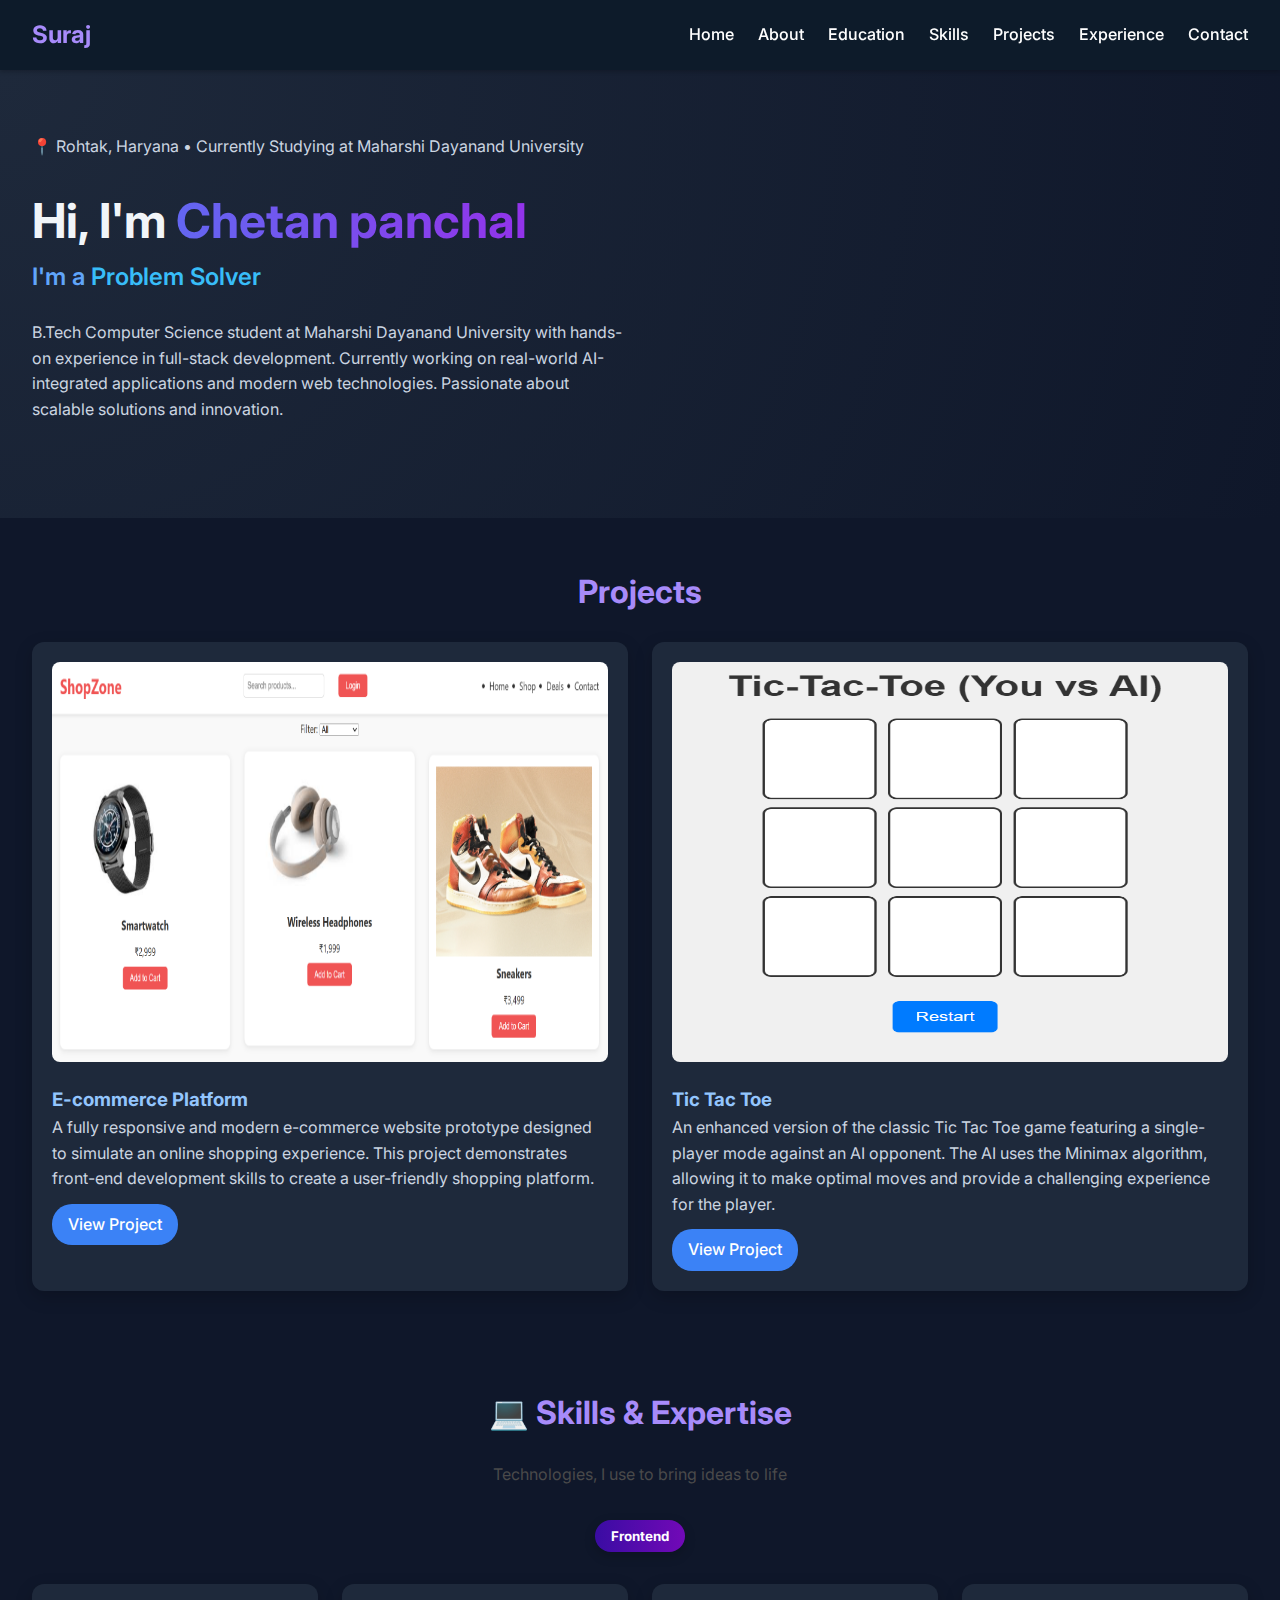
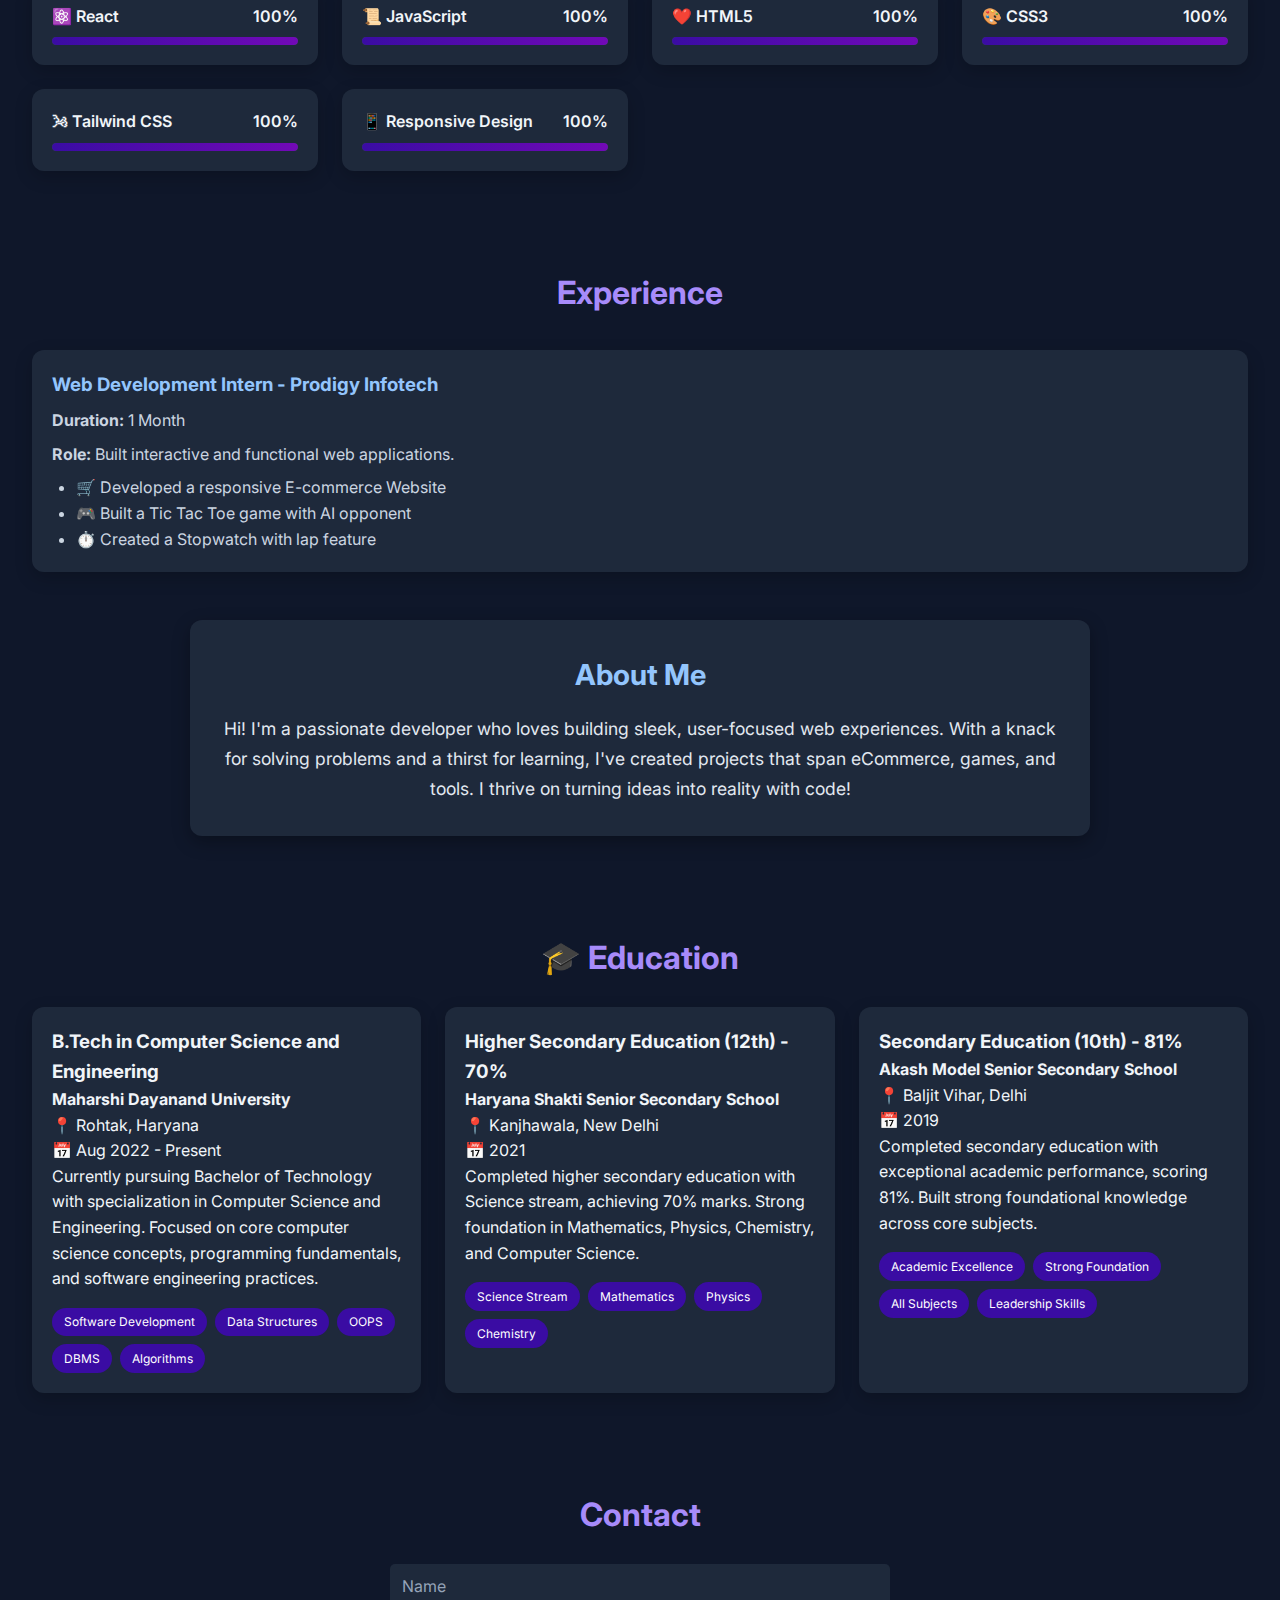
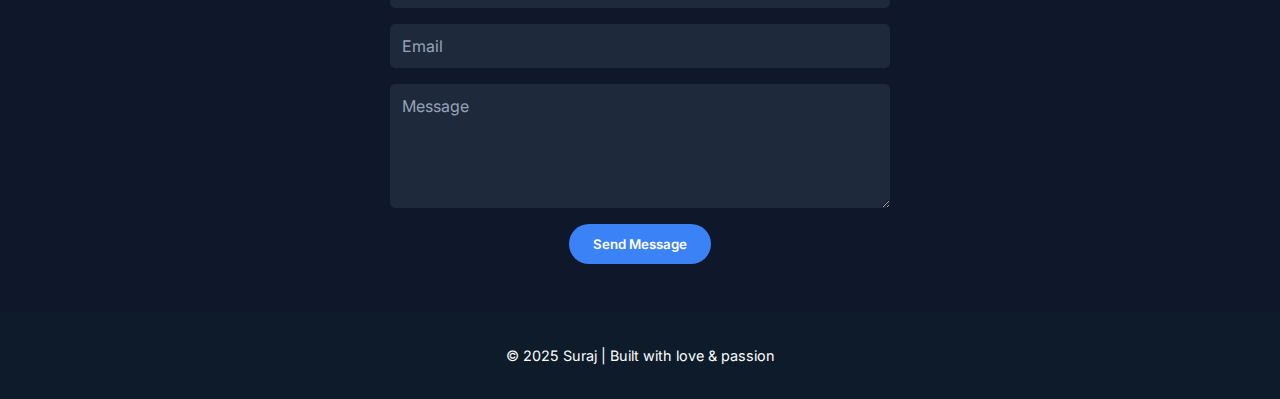
<file: portfolio/index.html>
<!DOCTYPE html>
<html lang="en">
<head>
  <meta charset="UTF-8" />
  <meta name="viewport" content="width=device-width, initial-scale=1.0" />
  <title>chetan | Full Stack Developer</title>
  <link rel="stylesheet" href="index.css" />
  <link href="https://fonts.googleapis.com/css2?family=Inter:wght@400;600;700&display=swap" rel="stylesheet">
</head>
<body>
  <header>
    <div class="logo">Suraj</div>
    <nav>
      <ul>
        <li><a href="#">Home</a></li>
        <li><a href="#about">About</a></li>
        <li><a href="#education">Education</a></li>
        <li><a href="#skills">Skills</a></li>
        <li><a href="#projects">Projects</a></li>
        <li><a href="#experience">Experience</a></li>
        <li><a href="#contact">Contact</a></li>
      </ul>
    </nav>
  </header>

  <section class="hero">
    <div class="hero-content">
      <p>📍 Rohtak, Haryana • Currently Studying at Maharshi Dayanand University</p>
      <h1>Hi, I'm <span>Chetan panchal</span></h1>
      <h2>I'm a <span style="color:#38bdf8">Problem Solver</span></h2>
      <p>
        B.Tech Computer Science student at Maharshi Dayanand University with hands-on experience in full-stack development. Currently working on real-world AI-integrated applications and modern web technologies. Passionate about scalable solutions and innovation.
      </p>
    </div>
    
  </section>

  <section id="projects">
    <h2 class="section-title">Projects</h2>
    <div class="projects-grid">
      <div class="card">
        <img src="images/Screenshot 2025-06-23 212329.png" alt="Project 1">
        <h3>E-commerce Platform</h3>
        <p>A fully responsive and modern e-commerce website prototype designed to simulate an online shopping experience. This project demonstrates front-end development skills to create a user-friendly shopping platform.</p>
       <a href="https://github.com/surajchaudhary026/PRODIGY_WD_01-Ecommerce-landing-page" target="_blank">View Project</a>

      
      </div>
      <div class="card">
        <img src="images/Screenshot 2025-06-24 203511.png" alt="Project 2">
        <h3>Tic Tac Toe</h3>
        <p>An enhanced version of the classic Tic Tac Toe game featuring a single-player mode against an AI opponent. The AI uses the Minimax algorithm, allowing it to make optimal moves and provide a challenging experience for the player.</p>
        <a href="https://github.com/surajchaudhary026/PRODIGY_WD_03-TIC-TAC-TOE" target="_blank">View Project</a>        
      </div>
    </div>
  </section>

  <section id="skills">
    <h2 class="section-title">💻 Skills & Expertise</h2>
    <p style="text-align: center; margin-bottom: 2rem; color: #4a4a4a;">Technologies, I use to bring ideas to life</p>
    <div style="display: flex; justify-content: center; gap: 1rem; flex-wrap: wrap; margin-bottom: 2rem;">
      <button class="skill-tab active">Frontend</button>
    </div>
    <div class="skills-panel">
      <div class="skill-card">
        <div class="skill-header"><span>⚛️ React</span><span>100%</span></div>
        <div class="progress-bar"><div class="progress" style="width: 100%"></div></div>
      </div>
      <div class="skill-card">
        <div class="skill-header"><span>📜 JavaScript</span><span>100%</span></div>
        <div class="progress-bar"><div class="progress" style="width: 100%"></div></div>
      </div>
      <div class="skill-card">
        <div class="skill-header"><span>❤️ HTML5</span><span>100%</span></div>
        <div class="progress-bar"><div class="progress" style="width: 100%"></div></div>
      </div>
      <div class="skill-card">
        <div class="skill-header"><span>🎨 CSS3</span><span>100%</span></div>
        <div class="progress-bar"><div class="progress" style="width: 100%"></div></div>
      </div>
      <div class="skill-card">
        <div class="skill-header"><span>🌬 Tailwind CSS</span><span>100%</span></div>
        <div class="progress-bar"><div class="progress" style="width: 100%"></div></div>
      </div>
      <div class="skill-card">
        <div class="skill-header"><span>📱 Responsive Design</span><span>100%</span></div>
        <div class="progress-bar"><div class="progress" style="width: 100%"></div></div>
      </div>
    </div>
  </section>

  <!--experience section-->

  <section id="experience">
  <h2 class="section-title">Experience</h2>
  <div class="experience-grid">
    <div class="experience-card">
      <h3>Web Development Intern - Prodigy Infotech</h3>
      <p><strong>Duration:</strong> 1 Month</p>
      <p><strong>Role:</strong> Built interactive and functional web applications.</p>
      <ul>
        <li>🛒 Developed a responsive E-commerce Website</li>
        <li>🎮 Built a Tic Tac Toe game with AI opponent</li>
        <li>⏱️ Created a Stopwatch with lap feature</li>
      </ul>
    </div>
  </div>
</section>

<!--about section -->

<section id="about" class="about-section">
  <h3>About Me</h3>
  <p>
    Hi! I'm a passionate developer who loves building sleek, user-focused web experiences. With a knack for solving problems and a thirst for learning, I've created projects that span eCommerce, games, and tools. I thrive on turning ideas into reality with code!
  </p>
</section>


  <section id="education">
    <h2 class="section-title">🎓 Education</h2>
    <div class="education-grid">
      <div class="education-card">
        <div class="status">Current</div>
        <h3>B.Tech in Computer Science and Engineering</h3>
        <p><strong>Maharshi Dayanand University</strong></p>
        <p>📍 Rohtak, Haryana</p>
        <p>📅 Aug 2022 - Present</p>
        <p>Currently pursuing Bachelor of Technology with specialization in Computer Science and Engineering. Focused on core computer science concepts, programming fundamentals, and software engineering practices.</p>
        <div class="tags">
          <span class="tag">Software Development</span>
          <span class="tag">Data Structures</span>
          <span class="tag">OOPS</span>
          <span class="tag">DBMS</span>
          <span class="tag">Algorithms</span>
        </div>
      </div>
      <div class="education-card completed">
        <div class="status">Completed</div>
        <h3>Higher Secondary Education (12th) - 70%</h3>
        <p><strong>Haryana Shakti Senior Secondary School</strong></p>
        <p>📍 Kanjhawala, New Delhi</p>
        <p>📅 2021</p>
        <p>Completed higher secondary education with Science stream, achieving 70% marks. Strong foundation in Mathematics, Physics, Chemistry, and Computer Science.</p>
        <div class="tags">
          <span class="tag">Science Stream</span>
          <span class="tag">Mathematics</span>
          <span class="tag">Physics</span>
          <span class="tag">Chemistry</span>
        </div>
      </div>
      <div class="education-card completed">
        <div class="status">Completed</div>
        <h3>Secondary Education (10th) - 81%</h3>
        <p><strong>Akash Model Senior Secondary School</strong></p>
        <p>📍 Baljit Vihar, Delhi</p>
        <p>📅 2019</p>
        <p>Completed secondary education with exceptional academic performance, scoring 81%. Built strong foundational knowledge across core subjects.</p>
        <div class="tags">
          <span class="tag">Academic Excellence</span>
          <span class="tag">Strong Foundation</span>
          <span class="tag">All Subjects</span>
          <span class="tag">Leadership Skills</span>
        </div>
      </div>
    </div>
  </section>

  <section id="contact">
    <h2 class="section-title">Contact</h2>
    <form>
      <input type="text" placeholder="Name" required>
      <input type="email" placeholder="Email" required>
      <textarea rows="5" placeholder="Message" required></textarea>
      <button class="btn" type="submit">Send Message</button>
    </form>
  </section>

  <footer>
    <p>&copy; 2025 Suraj | Built with love & passion</p>
  </footer>
</body>
</html>
</file>
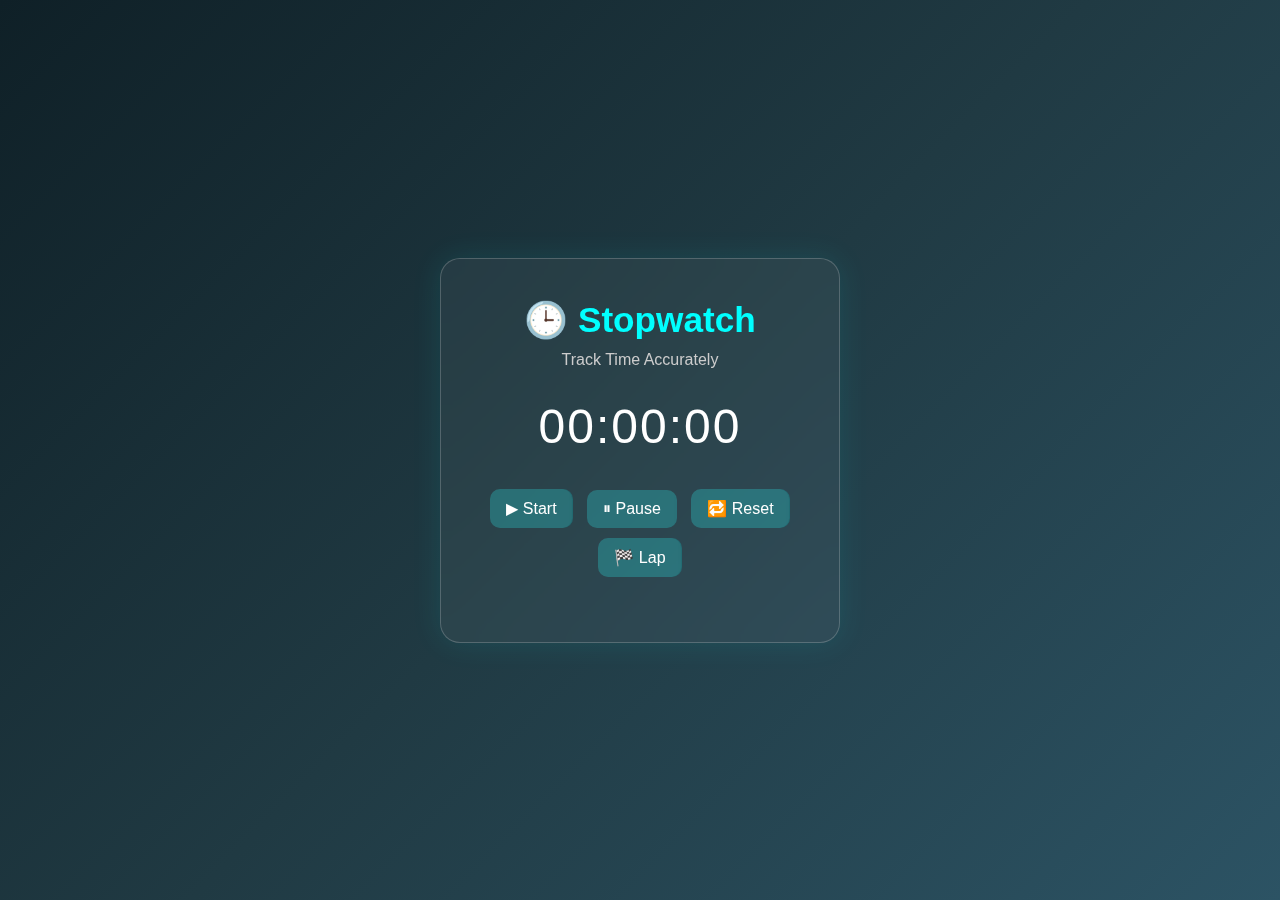
<file: stopwatch/index.html>
<!DOCTYPE html>
<html lang="en">
<head>
  <meta charset="UTF-8" />
  <meta name="viewport" content="width=device-width, initial-scale=1.0"/>
  <title>Modern Stopwatch</title>
  <link rel="stylesheet" href="index.css" />
</head>
<body>
  <div class="container">
    <h1>🕒 Stopwatch</h1>
    <p class="subheading">Track Time Accurately</p>

    <div id="display">00:00:00</div>

    <div class="controls">
      <button onclick="startStopwatch()">▶ Start</button>
      <button onclick="pauseStopwatch()">⏸ Pause</button>
      <button onclick="resetStopwatch()">🔁 Reset</button>
      <button onclick="recordLap()">🏁 Lap</button>
    </div>

    <ul id="laps"></ul>
  </div>

  <script src="index.js"></script>
</body>
</html>
</file>
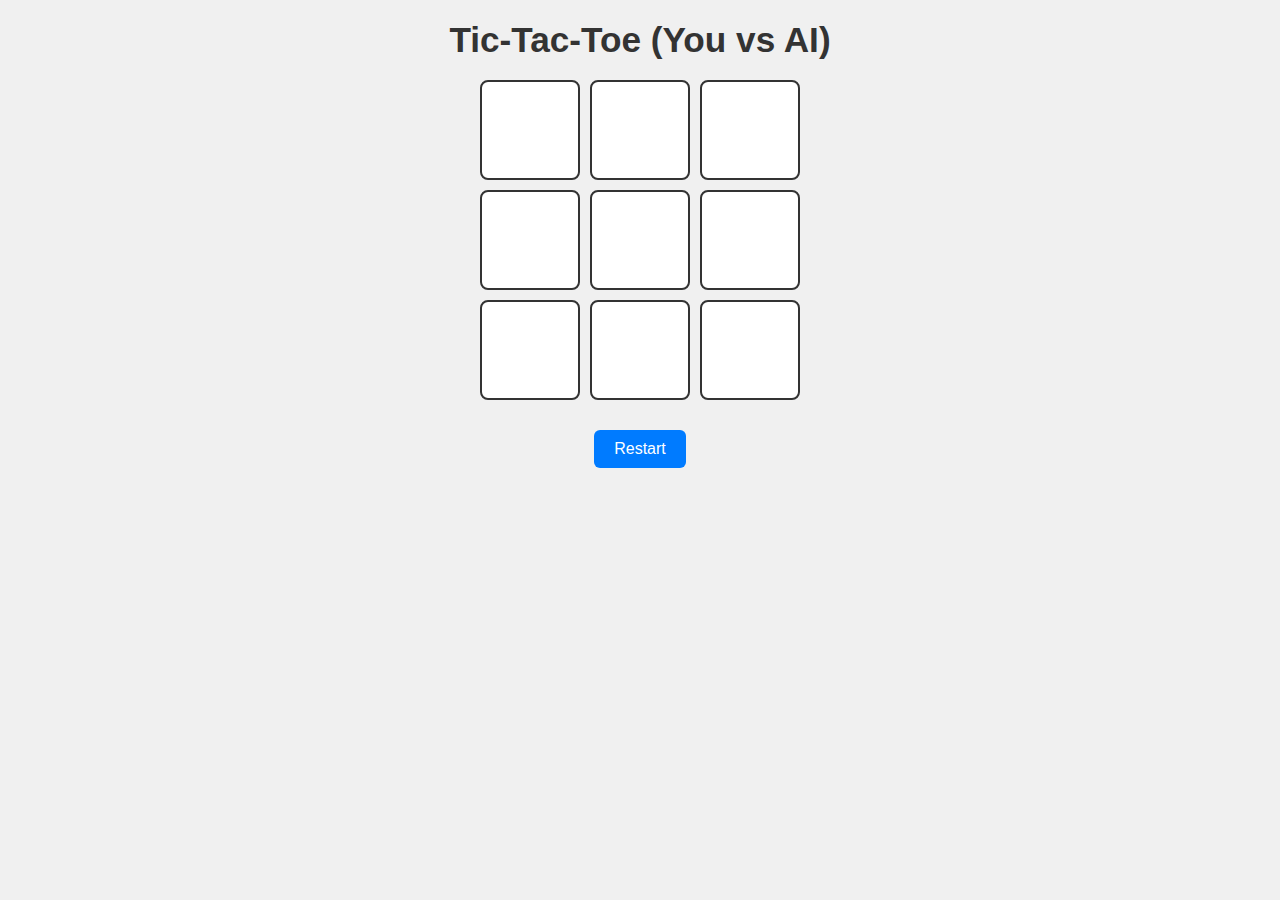
<file: tic-tac-toe/index.html>
<!DOCTYPE html>
<html lang="en">
<head>
  <meta charset="UTF-8" />
  <meta name="viewport" content="width=device-width, initial-scale=1" />
  <title>Tic-Tac-Toe with AI</title>
  <link rel="stylesheet" href="index.css" />
</head>
<body>

  <h1>Tic-Tac-Toe (You vs AI)</h1>
  <div id="game"></div>
  <p id="status"></p>
  <button onclick="resetGame()">Restart</button>

  <script src="index.js"></script>
</body>
</html>
</file>
<file: stopwatch/index.css>
* {
  margin: 0;
  padding: 0;
  box-sizing: border-box;
}

body {
  font-family: 'Segoe UI', sans-serif;
  background: linear-gradient(135deg, #0f2027, #203a43, #2c5364);
  color: white;
  min-height: 100vh;
  display: flex;
  align-items: center;
  justify-content: center;
}

.container {
  background: rgba(255, 255, 255, 0.05);
  border: 1px solid rgba(255, 255, 255, 0.2);
  border-radius: 20px;
  backdrop-filter: blur(15px);
  box-shadow: 0 0 30px rgba(0, 255, 255, 0.1);
  padding: 40px;
  text-align: center;
  width: 90%;
  max-width: 400px;
}

h1 {
  font-size: 2.2rem;
  margin-bottom: 10px;
  color: #00ffff;
}

.subheading {
  font-size: 1rem;
  margin-bottom: 20px;
  color: #ccc;
}

#display {
  font-size: 3rem;
  margin: 30px 0;
  letter-spacing: 2px;
  color: #fff;
}

.controls button {
  padding: 10px 16px;
  margin: 5px;
  border: none;
  border-radius: 10px;
  background-color: rgba(0, 255, 255, 0.2);
  color: white;
  font-size: 1rem;
  cursor: pointer;
  transition: 0.3s;
  backdrop-filter: blur(5px);
}

.controls button:hover {
  background-color: rgba(0, 255, 255, 0.4);
}

#laps {
  list-style: none;
  margin-top: 20px;
  max-height: 150px;
  overflow-y: auto;
}

#laps li {
  padding: 6px;
  background-color: rgba(255, 255, 255, 0.05);
  border-bottom: 1px solid rgba(255, 255, 255, 0.1);
  margin-bottom: 4px;
  border-radius: 6px;
}
</file>
<file: tic-tac-toe/index.css>
* {
  box-sizing: border-box;
  margin: 0;
  padding: 0;
}

body {
  font-family: Arial, sans-serif;
  background-color: #f0f0f0;
  display: flex;
  flex-direction: column;
  align-items: center;
  padding: 20px;
  min-height: 100vh;
}

h1 {
  font-size: 2.2rem;
  margin-bottom: 20px;
  color: #333;
}

#game {
  display: grid;
  grid-template-columns: repeat(3, 1fr);
  gap: 10px;
  width: 90vw;
  max-width: 320px;
  aspect-ratio: 1 / 1;
  margin-bottom: 20px;
}

.cell {
  background-color: #ffffff;
  border: 2px solid #333;
  font-size: 2.2rem;
  font-weight: bold;
  display: flex;
  justify-content: center;
  align-items: center;
  aspect-ratio: 1 / 1;
  border-radius: 8px;
  cursor: pointer;
  user-select: none;
  transition: background-color 0.2s ease;
}

.cell:hover {
  background-color: #e0e0e0;
}

#status {
  font-size: 1.3rem;
  margin-bottom: 10px;
  color: #222;
}

button {
  padding: 10px 20px;
  font-size: 1rem;
  background-color: #007bff;
  color: white;
  border: none;
  border-radius: 6px;
  cursor: pointer;
  transition: background-color 0.3s;
}

button:hover {
  background-color: #0056b3;
}

@media (max-width: 500px) {
  h1 {
    font-size: 1.6rem;
  }
  .cell {
    font-size: 1.6rem;
  }
  #status {
    font-size: 1.1rem;
  }
}
</file>
<file: portfolio/index.css>
/* Reset and Base Styles */
* {
  margin: 0;
  padding: 0;
  box-sizing: border-box;
  font-family: 'Inter', sans-serif;
}

body {
  background-color: #0f172a;
  color: #f1f5f9;
  line-height: 1.6;
  scroll-behavior: smooth;
}

/* Header */
header {
  background-color: #0d1b2a;
  padding: 1rem 2rem;
  display: flex;
  justify-content: space-between;
  align-items: center;
  position: sticky;
  top: 0;
  z-index: 1000;
  box-shadow: 0 2px 4px rgba(0,0,0,0.2);
}

.logo {
  font-size: 1.5rem;
  font-weight: bold;
  color: #a78bfa;
}

nav ul {
  display: flex;
  list-style: none;
  gap: 1.5rem;
}

nav a {
  color: white;
  text-decoration: none;
  font-weight: 500;
  transition: color 0.3s ease;
}

nav a:hover {
  color: #60a5fa;
}

/* Hero Section */
.hero {
  display: flex;
  justify-content: space-between;
  align-items: center;
  padding: 4rem 2rem;
  flex-wrap: wrap;
  background: radial-gradient(circle at top left, #1e293b, #0f172a);
}

.hero-content {
  flex: 1 1 450px;
  max-width: 600px;
}

.hero-content h1 {
  font-size: 3rem;
  font-weight: 700;
  margin-bottom: 0.5rem;
  line-height: 1.2;
}

.hero-content h1 span {
  background: linear-gradient(to right, #6366f1, #9333ea);
  -webkit-background-clip: text;
  -webkit-text-fill-color: transparent;
}

.hero-content h2 {
  color: #60a5fa;
  font-weight: 600;
  margin-bottom: 1.5rem;
}

.hero-content p {
  font-size: 1rem;
  color: #cbd5e1;
  margin-bottom: 2rem;
}

.hero-buttons {
  display: flex;
  gap: 1rem;
  flex-wrap: wrap;
}

.btn-primary, .btn-outline {
  padding: 0.75rem 1.5rem;
  border-radius: 30px;
  font-weight: 600;
  cursor: pointer;
  transition: 0.3s ease;
}

.btn-primary {
  background-color: #3b82f6;
  color: white;
  border: none;
}

.btn-outline {
  background-color: transparent;
  border: 2px solid #3b82f6;
  color: #3b82f6;
}

.btn-primary:hover, .btn-outline:hover {
  transform: scale(1.05);
}

.hero-image {
  flex: 1 1 300px;
  display: flex;
  justify-content: center;
  align-items: center;
}

.hero-image img {
  width: 250px;
  height: 250px;
  object-fit: cover;
  border-radius: 50%;
  border: 4px solid #9333ea;
  box-shadow: 0 0 20px rgba(147, 51, 234, 0.4);
}

@media screen and (max-width: 768px) {
  .hero {
    flex-direction: column-reverse;
    text-align: center;
  }
}

/* Section Base */
section {
  padding: 3rem 2rem;
}

.section-title {
  font-size: 2rem;
  margin-bottom: 1.5rem;
  text-align: center;
  color: #a78bfa;
}

/* About Section */
.about-section {
  background-color: #1e293b;
  border-radius: 12px;
  padding: 2rem;
  max-width: 900px;
  margin: 0 auto 3rem auto;
  box-shadow: 0 6px 18px rgba(0, 0, 0, 0.3);
  animation: fadeIn 1s ease-in;
  text-align: center;
}

.about-section h3 {
  font-size: 1.8rem;
  color: #93c5fd;
  margin-bottom: 1rem;
}

.about-section p {
  font-size: 1.1rem;
  color: #e2e8f0;
  line-height: 1.7;
}

@keyframes fadeIn {
  from {
    opacity: 0;
    transform: translateY(20px);
  }
  to {
    opacity: 1;
    transform: translateY(0);
  }
}

/* Projects, Achievements, Education, Skills */
.projects-grid, .achievements-grid, .education-grid, .skills-panel, .experience-grid {
  display: grid;
  gap: 1.5rem;
  grid-template-columns: repeat(auto-fit, minmax(250px, 1fr));
}

.card, .achievement, .education-card, .skill-card, .experience-card {
  background: #1e293b;
  padding: 1.25rem;
  border-radius: 12px;
  box-shadow: 0 6px 18px rgba(0,0,0,0.2);
  transition: transform 0.3s ease;
}

.card:hover, .achievement:hover, .education-card:hover, .skill-card:hover, .experience-card:hover {
  transform: translateY(-5px);
}

.card img {
  width: 100%;
  border-radius: 8px;
  margin-bottom: 1rem;
  height: 400px;
}

.card h3 {
  color: #93c5fd;
}

.card p {
  color: #cbd5e1;
}

.card a {
  display: inline-block;
  margin-top: 0.75rem;
  padding: 0.5rem 1rem;
  border-radius: 20px;
  text-decoration: none;
  font-weight: 500;
  background-color: #3b82f6;
  color: white;
  transition: background-color 0.3s ease;
}

.card a:hover {
  background-color: #2563eb;
}

/* Skills */
.skill-tab {
  background-color: #1b263b;
  color: white;
  padding: 0.5rem 1rem;
  border: none;
  border-radius: 25px;
  font-weight: bold;
  cursor: pointer;
  transition: 0.3s ease;
}

.skill-tab:hover, .skill-tab.active {
  background: linear-gradient(90deg, #3a0ca3, #7209b7);
  box-shadow: 0 4px 12px rgba(0,0,0,0.2);
}

.skill-header {
  display: flex;
  justify-content: space-between;
  margin-bottom: 0.5rem;
  font-weight: 600;
}

.progress-bar {
  height: 8px;
  background: #334155;
  border-radius: 4px;
  overflow: hidden;
}

.progress {
  height: 100%;
  background: linear-gradient(90deg, #3a0ca3, #7209b7);
  border-radius: 4px;
  animation: fill 1.5s ease forwards;
}

@keyframes fill {
  from { width: 0; }
  to { width: 100%; }
}

/* Education */
.education-card .status {
  position: absolute;
  top: 1rem;
  right: 1rem;
  background-color: #22c55e;
  padding: 0.25rem 0.75rem;
  border-radius: 20px;
  font-size: 0.75rem;
  font-weight: bold;
  color: white;
}

.education-card.completed .status {
  background-color: #9333ea;
}

.tags {
  margin-top: 1rem;
  display: flex;
  flex-wrap: wrap;
  gap: 0.5rem;
}

.tag {
  background-color: #3a0ca3;
  color: white;
  font-size: 0.75rem;
  padding: 0.3rem 0.75rem;
  border-radius: 999px;
}

/* Experience */
.experience-grid {
  margin-top: 2rem;
}

.experience-card h3 {
  color: #93c5fd;
  margin-bottom: 0.5rem;
}

.experience-card p {
  color: #cbd5e1;
  margin-bottom: 0.5rem;
}

.experience-card ul {
  padding-left: 1.5rem;
  color: #cbd5e1;
}

/* Contact */
form {
  display: flex;
  flex-direction: column;
  gap: 1rem;
  max-width: 500px;
  margin: 0 auto;
  justify-content: center;
  align-items: center;
}

input, textarea {
  width: 100%;
  padding: 0.75rem;
  border-radius: 5px;
  border: none;
  font-size: 1rem;
  background: #1e293b;
  color: #f1f5f9;
}

input::placeholder, textarea::placeholder {
  color: #94a3b8;
}

.btn {
  background-color: #3b82f6;
  color: white;
  padding: 0.75rem 1.5rem;
  border-radius: 30px;
  border: none;
  font-weight: 600;
  cursor: pointer;
  transition: background-color 0.3s ease;
}

.btn:hover {
  background-color: #2563eb;
}

/* Footer */
footer {
  background-color: #0d1b2a;
  text-align: center;
  padding: 2rem 1rem;
  color: white;
  font-size: 0.9rem;
}

/* Responsive Grid Fix */
@media screen and (max-width: 600px) {
  nav ul {
    flex-direction: column;
    align-items: center;
    gap: 1rem;
  }

  .projects-grid, .education-grid, .skills-panel, .experience-grid {
    grid-template-columns: 1fr;
  }
}
</file>
